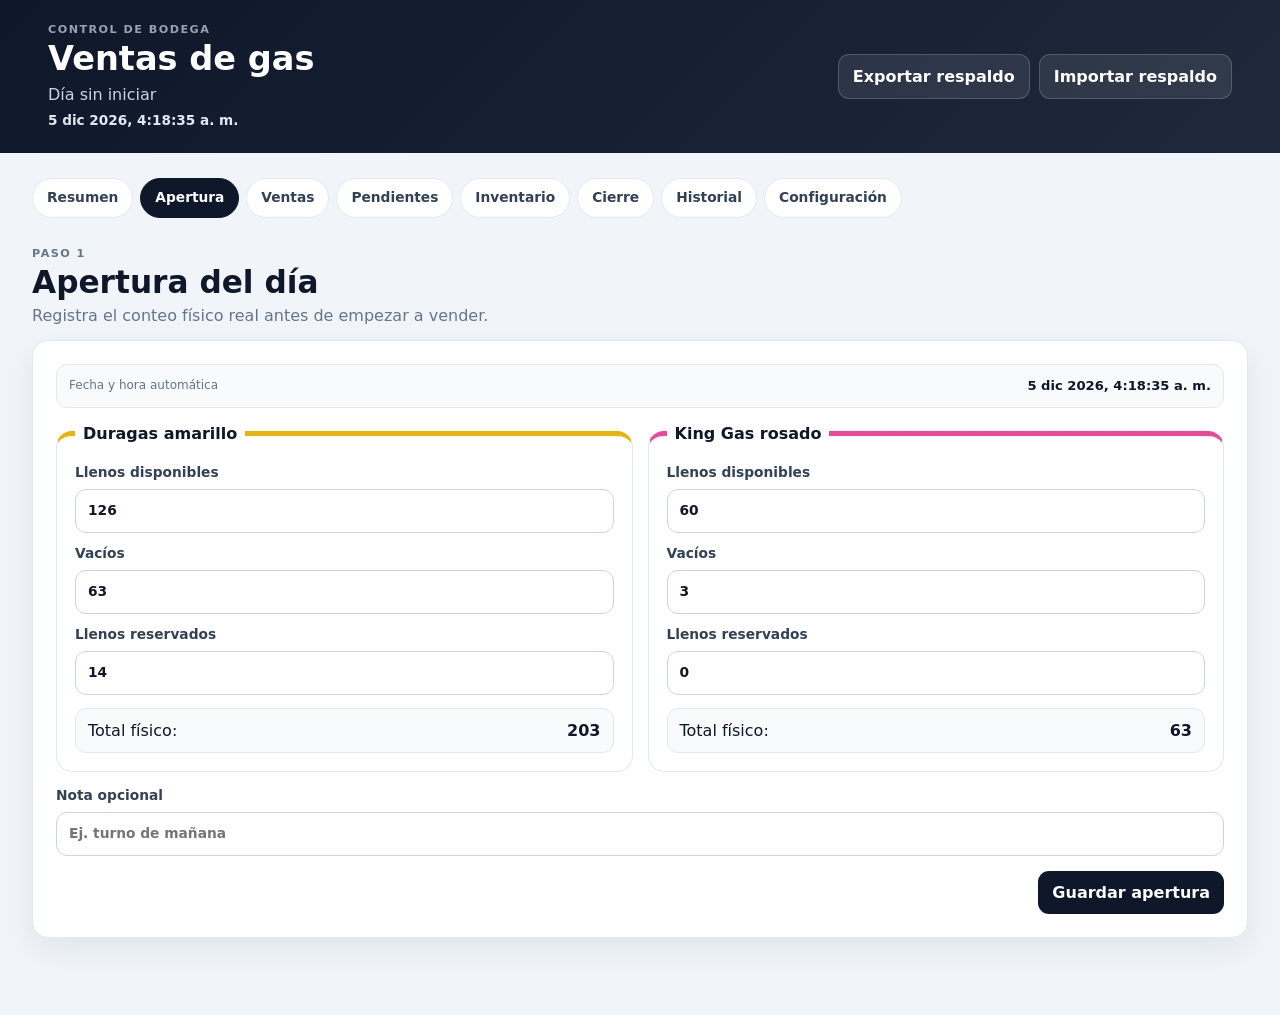
<file: index.html>
<!DOCTYPE html>
<html lang="es">

<head>
  <meta charset="UTF-8">

  <meta
    name="viewport"
    content="width=device-width, initial-scale=1.0"
  >

  <meta
    name="theme-color"
    content="#0f172a"
  >

  <title>
    Control diario de gas
  </title>

  <link
    rel="stylesheet"
    href="styles.css"
  >
</head>


<body>


<!-- =====================================================
     CABECERA
===================================================== -->

<header class="topbar">

  <div>

    <p class="eyebrow">
      CONTROL DE BODEGA
    </p>

    <h1>
      Ventas de gas
    </h1>

    <p
      class="subtle"
      id="activeDayText"
    >
      Día sin iniciar
    </p>

    <p
      class="live-clock"
      id="liveClock"
    >
      Fecha y hora del dispositivo
    </p>

  </div>


  <div class="topbar-actions">

    <button
      class="btn secondary"
      id="exportBtn"
      type="button"
    >
      Exportar respaldo
    </button>


    <label class="btn secondary file-btn">

      Importar respaldo

      <input
        id="importInput"
        type="file"
        accept="application/json"
        hidden
      >

    </label>

  </div>

</header>



<!-- =====================================================
     CONTENIDO
===================================================== -->

<main class="app-shell">


  <!-- ===================================================
       MENÚ
  =================================================== -->

  <nav
    class="tabs"
    aria-label="Secciones"
  >

    <button
      class="tab active"
      data-view="dashboard"
      type="button"
    >
      Resumen
    </button>


    <button
      class="tab"
      data-view="opening"
      type="button"
    >
      Apertura
    </button>


    <button
      class="tab"
      data-view="sales"
      type="button"
    >
      Ventas
    </button>


    <button
      class="tab"
      data-view="accounts"
      type="button"
    >
      Pendientes
    </button>


    <button
      class="tab"
      data-view="inventory"
      type="button"
    >
      Inventario
    </button>


    <button
      class="tab"
      data-view="closing"
      type="button"
    >
      Cierre
    </button>


    <button
      class="tab"
      data-view="history"
      type="button"
    >
      Historial
    </button>


    <button
      class="tab"
      data-view="settings"
      type="button"
    >
      Configuración
    </button>

  </nav>



  <!-- ===================================================
       RESUMEN
  =================================================== -->

  <section
    class="view active"
    id="view-dashboard"
  >

    <div class="section-heading">

      <div>

        <p class="eyebrow">
          HOY
        </p>

        <h2>
          Resumen del día
        </h2>

      </div>


      <button
        class="btn primary"
        data-go="sales"
        type="button"
      >
        + Registrar venta
      </button>

    </div>


    <!-- MÉTRICAS -->

    <div
      class="metric-grid"
      id="metricGrid"
    ></div>



    <div class="two-col">


      <!-- INVENTARIO -->

      <article class="card">

        <div class="card-header">

          <div>

            <h3>
              Inventario actual
            </h3>

            <p>
              Llenos disponibles, vacíos y reservados.
            </p>

          </div>

        </div>


        <div id="inventorySnapshot"></div>

      </article>



      <!-- PENDIENTES -->

      <article class="card">

        <div class="card-header">

          <div>

            <h3>
              Pendientes
            </h3>

            <p>
              Se generan automáticamente desde Ventas.
            </p>

          </div>

        </div>


        <div id="pendingSnapshot"></div>

      </article>

    </div>



    <!-- MOVIMIENTOS -->

    <article class="card">

      <div class="card-header">

        <div>

          <h3>
            Últimos movimientos
          </h3>

          <p>
            Ventas, pagos, devoluciones y retiros.
          </p>

        </div>

      </div>


      <div class="table-wrap">

        <table>

          <thead>

            <tr>

              <th>
                Hora
              </th>

              <th>
                Tipo
              </th>

              <th>
                Cliente
              </th>

              <th>
                Detalle
              </th>

              <th>
                Monto
              </th>

            </tr>

          </thead>


          <tbody
            id="recentMovementsBody"
          ></tbody>

        </table>

      </div>

    </article>

  </section>



  <!-- ===================================================
       APERTURA
  =================================================== -->

  <section
    class="view"
    id="view-opening"
  >

    <div class="section-heading">

      <div>

        <p class="eyebrow">
          PASO 1
        </p>

        <h2>
          Apertura del día
        </h2>

        <p>
          Registra el conteo físico real antes de empezar a vender.
        </p>

      </div>

    </div>


    <form
      id="openingForm"
      class="card form-card"
    >


      <!-- HORA AUTOMÁTICA -->

      <div class="auto-time main-time">

        <span>
          Fecha y hora automática
        </span>

        <strong
          id="openingAutoDateTime"
        >
          —
        </strong>

      </div>



      <!-- INVENTARIO INICIAL -->

      <div class="material-grid">


        <!-- DURAGAS -->

        <fieldset class="gas-card duragas">

          <legend>
            Duragas amarillo
          </legend>


          <label>

            Llenos disponibles

            <input
              id="duragasFull"
              type="number"
              min="0"
              step="1"
              value="126"
              required
            >

          </label>


          <label>

            Vacíos

            <input
              id="duragasEmpty"
              type="number"
              min="0"
              step="1"
              value="63"
              required
            >

          </label>


          <label>

            Llenos reservados

            <input
              id="duragasReserved"
              type="number"
              min="0"
              step="1"
              value="14"
              required
            >

          </label>


          <div class="inline-result">

            Total físico:

            <strong
              id="duragasOpeningTotal"
            >
              203
            </strong>

          </div>

        </fieldset>



        <!-- KING GAS -->

        <fieldset class="gas-card kinggas">

          <legend>
            King Gas rosado
          </legend>


          <label>

            Llenos disponibles

            <input
              id="kinggasFull"
              type="number"
              min="0"
              step="1"
              value="60"
              required
            >

          </label>


          <label>

            Vacíos

            <input
              id="kinggasEmpty"
              type="number"
              min="0"
              step="1"
              value="3"
              required
            >

          </label>


          <label>

            Llenos reservados

            <input
              id="kinggasReserved"
              type="number"
              min="0"
              step="1"
              value="0"
              required
            >

          </label>


          <div class="inline-result">

            Total físico:

            <strong
              id="kinggasOpeningTotal"
            >
              63
            </strong>

          </div>

        </fieldset>

      </div>



      <label>

        Nota opcional

        <input
          id="openingNote"
          type="text"
          placeholder="Ej. turno de mañana"
        >

      </label>



      <div
        class="warning-box"
        id="openingWarning"
        hidden
      >

        Ya existe un día abierto.
        Si ya tiene movimientos,
        primero debes cerrarlo.

      </div>



      <div class="form-actions">

        <button
          class="btn primary"
          type="submit"
        >
          Guardar apertura
        </button>

      </div>

    </form>

  </section>



  <!-- ===================================================
       VENTAS
  =================================================== -->

  <section
    class="view"
    id="view-sales"
  >

    <div class="section-heading">

      <div>

        <p class="eyebrow">
          PUNTO DE VENTA
        </p>

        <h2>
          Registrar operación
        </h2>

        <p>
          Una misma venta puede incluir Duragas y King Gas.
        </p>

      </div>

    </div>


    <form
      id="saleForm"
      class="card form-card"
    >


      <!-- =============================================
           TIPO DE ENTREGA
      ============================================== -->

      <div class="sale-mode-grid">


        <button
          class="mode-btn active"
          type="button"
          data-sale-mode="now"
        >

          <strong>
            Entrega ahora
          </strong>

          <span>
            Intercambio normal: vacío por lleno.
          </span>

        </button>



        <button
          class="mode-btn"
          type="button"
          data-sale-mode="later"
        >

          <strong>
            Paga y retira después
          </strong>

          <span>
            Deja vacíos y los llenos quedan reservados.
          </span>

        </button>

      </div>


      <input
        id="saleMode"
        type="hidden"
        value="now"
      >



      <!-- =============================================
           INFORMACIÓN GENERAL
      ============================================== -->

      <div class="form-grid two">


        <div class="field-block">

          <span class="field-label">
            Fecha y hora
          </span>


          <div class="auto-time">

            <span>
              Automática
            </span>

            <strong
              id="saleAutoDateTime"
            >
              —
            </strong>

          </div>

        </div>



        <label>

          Cliente / referencia

          <input
            id="saleCustomer"
            type="text"
            list="customerSuggestions"
            placeholder="Obligatorio solo si queda pendiente"
            autocomplete="off"
          >

        </label>

      </div>



      <!-- =============================================
           PEDIDO MIXTO
      ============================================== -->

      <div class="order-block">


        <div class="order-block-head">

          <div>

            <span class="field-label">
              Pedido
            </span>

            <small>
              Selecciona cantidades por marca.
              Puedes combinar ambas.
            </small>

          </div>


          <strong id="saleUnitsTotal">
            0 unidades
          </strong>

        </div>



        <div class="gas-order-grid">


          <!-- DURAGAS -->

          <article class="product-card duragas">


            <div class="product-title">

              <span class="product-dot"></span>

              <div>

                <strong>
                  Duragas
                </strong>

                <small>
                  Amarillo
                </small>

              </div>

            </div>


            <div class="qty-stepper">

              <button
                type="button"
                class="step-btn"
                data-qty-step="-1"
                data-gas="duragas"
                aria-label="Restar Duragas"
              >
                −
              </button>


              <input
                id="qtyDuragas"
                type="number"
                min="0"
                step="1"
                value="0"
                inputmode="numeric"
                aria-label="Cantidad Duragas"
              >


              <button
                type="button"
                class="step-btn"
                data-qty-step="1"
                data-gas="duragas"
                aria-label="Sumar Duragas"
              >
                +
              </button>

            </div>


            <div class="quick-picks compact">

              <button
                class="quick-btn"
                type="button"
                data-qty-set="1"
                data-gas="duragas"
              >
                1
              </button>

              <button
                class="quick-btn"
                type="button"
                data-qty-set="2"
                data-gas="duragas"
              >
                2
              </button>

              <button
                class="quick-btn"
                type="button"
                data-qty-set="4"
                data-gas="duragas"
              >
                4
              </button>

              <button
                class="quick-btn"
                type="button"
                data-qty-set="6"
                data-gas="duragas"
              >
                6
              </button>

            </div>

          </article>



          <!-- KING GAS -->

          <article class="product-card kinggas">


            <div class="product-title">

              <span class="product-dot"></span>

              <div>

                <strong>
                  King Gas
                </strong>

                <small>
                  Rosado
                </small>

              </div>

            </div>


            <div class="qty-stepper">

              <button
                type="button"
                class="step-btn"
                data-qty-step="-1"
                data-gas="kinggas"
                aria-label="Restar King Gas"
              >
                −
              </button>


              <input
                id="qtyKinggas"
                type="number"
                min="0"
                step="1"
                value="0"
                inputmode="numeric"
                aria-label="Cantidad King Gas"
              >


              <button
                type="button"
                class="step-btn"
                data-qty-step="1"
                data-gas="kinggas"
                aria-label="Sumar King Gas"
              >
                +
              </button>

            </div>


            <div class="quick-picks compact">

              <button
                class="quick-btn"
                type="button"
                data-qty-set="1"
                data-gas="kinggas"
              >
                1
              </button>

              <button
                class="quick-btn"
                type="button"
                data-qty-set="2"
                data-gas="kinggas"
              >
                2
              </button>

              <button
                class="quick-btn"
                type="button"
                data-qty-set="4"
                data-gas="kinggas"
              >
                4
              </button>

              <button
                class="quick-btn"
                type="button"
                data-qty-set="6"
                data-gas="kinggas"
              >
                6
              </button>

            </div>

          </article>

        </div>

      </div>
      <!-- =============================================
           PRECIO + FORMA DE COBRO + DINERO
      ============================================== -->

      <div class="form-grid three">


        <!-- PRECIO -->

        <div class="field-block">

          <span class="field-label">
            Precio unitario
          </span>

          <!--
            El precio queda oculto.
            El usuario SOLO usa botones.
          -->
          <input
            id="salePrice"
            type="hidden"
            value="2.25"
          >


          <div
            class="price-buttons"
            id="quickPriceButtons"
          ></div>

        </div>



        <!-- FORMA DE COBRO -->

        <div class="field-block">

          <span class="field-label">
            Forma de cobro
          </span>


          <input
            id="salePaymentMethod"
            type="hidden"
            value="Efectivo"
          >


          <div class="segmented payment-segmented">

            <button
              class="segment active"
              type="button"
              data-payment-method="Efectivo"
            >
              Efectivo
            </button>


            <button
              class="segment"
              type="button"
              data-payment-method="Transferencia"
            >
              Transferencia
            </button>


            <button
              class="segment"
              type="button"
              data-payment-method="Fiado"
            >
              Fiado
            </button>

          </div>

        </div>



        <!-- DINERO RECIBIDO -->

        <div
          class="field-block"
          id="receivedBlock"
        >

          <span class="field-label">
            Dinero entregado
          </span>


          <input
            id="saleReceived"
            type="number"
            min="0"
            step="0.01"
            value="0"
            inputmode="decimal"
          >


          <div
            class="quick-picks"
            id="quickCashButtons"
          >

            <button
              class="quick-btn"
              type="button"
              data-cash="0"
            >
              $0
            </button>


            <button
              class="quick-btn exact"
              type="button"
              data-cash="exact"
            >
              Exacto
            </button>


            <button
              class="quick-btn"
              type="button"
              data-cash="5"
            >
              $5
            </button>


            <button
              class="quick-btn"
              type="button"
              data-cash="10"
            >
              $10
            </button>


            <button
              class="quick-btn"
              type="button"
              data-cash="20"
            >
              $20
            </button>

          </div>

        </div>

      </div>



      <!-- =============================================
           INTERCAMBIO DE TANQUES
      ============================================== -->

      <div
        class="exchange-panel"
        id="tankExchangeBlock"
      >

        <div>

          <span class="field-label">
            Tanques vacíos recibidos
          </span>

          <p>
            Por defecto el sistema asume intercambio completo 1 a 1.
          </p>

        </div>


        <input
          id="saleTankMode"
          type="hidden"
          value="all"
        >


        <div class="segmented compact-segmented">

          <button
            class="segment active"
            type="button"
            data-tank-mode="all"
          >
            Trajo todos
          </button>


          <button
            class="segment"
            type="button"
            data-tank-mode="missing"
          >
            Faltan tanques
          </button>

        </div>

      </div>



      <!-- =============================================
           TANQUES FALTANTES POR MARCA
      ============================================== -->

      <div
        class="missing-tanks"
        id="emptyReceivedWrap"
        hidden
      >

        <div class="missing-head">

          <strong>
            ¿Cuántos vacíos entregó realmente?
          </strong>

          <small>
            Solo modifica la marca donde faltan tanques.
          </small>

        </div>


        <div class="form-grid two">


          <label>

            Duragas vacíos recibidos

            <input
              id="emptyDuragas"
              type="number"
              min="0"
              step="1"
              value="0"
              inputmode="numeric"
            >

          </label>



          <label>

            King Gas vacíos recibidos

            <input
              id="emptyKinggas"
              type="number"
              min="0"
              step="1"
              value="0"
              inputmode="numeric"
            >

          </label>

        </div>

      </div>



      <!-- =============================================
           TOTAL Y VUELTO - PRIORIDAD VISUAL
      ============================================== -->

      <div class="money-hero-grid">


        <!-- TOTAL -->

        <div class="money-hero total-hero">

          <span>
            TOTAL A PAGAR
          </span>

          <strong
            id="saleTotal"
          >
            $0.00
          </strong>

        </div>



        <!-- VUELTO -->

        <div class="money-hero change-hero">

          <span>
            VUELTO
          </span>

          <strong
            id="saleChange"
          >
            $0.00
          </strong>

        </div>

      </div>



      <!-- =============================================
           DATOS SECUNDARIOS
      ============================================== -->

      <div class="calc-panel four">


        <div>

          <span>
            Cobrado
          </span>

          <strong
            id="salePaidNow"
          >
            $0.00
          </strong>

        </div>



        <div>

          <span>
            Debe dinero
          </span>

          <strong
            id="saleMoneyDue"
          >
            $0.00
          </strong>

        </div>



        <div>

          <span>
            Debe tanques
          </span>

          <strong
            id="saleTanksDue"
          >
            0
          </strong>

        </div>



        <div>

          <span>
            Pagado por retirar
          </span>

          <strong
            id="salePendingPickup"
          >
            0
          </strong>

        </div>

      </div>



      <!-- =============================================
           ESTADO AUTOMÁTICO
      ============================================== -->

      <div
        class="operation-status good"
        id="saleStatus"
      >
        Selecciona al menos un tanque.
      </div>



      <!-- OBSERVACIÓN -->

      <label>

        Observación

        <textarea
          id="saleNote"
          rows="2"
          placeholder="Solo si hace falta"
        ></textarea>

      </label>



      <div class="form-actions">

        <button
          class="btn primary large"
          type="submit"
        >
          Guardar operación
        </button>

      </div>

    </form>



    <!-- =============================================
         OPERACIONES DEL DÍA
    ============================================== -->

    <article class="card">

      <div class="card-header">

        <div>

          <h3>
            Operaciones del día
          </h3>

          <p>
            Una fila por venta;
            el detalle puede contener ambas marcas.
          </p>

        </div>

      </div>


      <div class="table-wrap">

        <table>

          <thead>

            <tr>

              <th>
                Hora
              </th>

              <th>
                Cliente
              </th>

              <th>
                Pedido
              </th>

              <th>
                Precio
              </th>

              <th>
                Total
              </th>

              <th>
                Cobrado
              </th>

              <th>
                Estado
              </th>

            </tr>

          </thead>


          <tbody
            id="salesBody"
          ></tbody>

        </table>

      </div>

    </article>

  </section>



  <!-- ===================================================
       PENDIENTES
  =================================================== -->

  <section
    class="view"
    id="view-accounts"
  >

    <div class="section-heading">

      <div>

        <p class="eyebrow">
          CLIENTES
        </p>

        <h2>
          Pendientes
        </h2>

        <p>
          El sistema los clasifica automáticamente;
          aquí solo se saldan.
        </p>

      </div>

    </div>


    <div
      id="accountsCards"
      class="pending-sections"
    ></div>

  </section>



  <!-- ===================================================
       INVENTARIO
  =================================================== -->

  <section
    class="view"
    id="view-inventory"
  >

    <div class="section-heading">

      <div>

        <p class="eyebrow">
          STOCK
        </p>

        <h2>
          Inventario actual
        </h2>

        <p>
          Calculado desde apertura, ventas,
          reservas, devoluciones, retiros y ajustes.
        </p>

      </div>

    </div>



    <div
      id="inventoryDetails"
      class="material-grid"
    ></div>



    <!-- =============================================
         AJUSTE DE INVENTARIO
    ============================================== -->

    <form
      id="adjustmentForm"
      class="card form-card"
    >

      <div class="card-header">

        <div>

          <h3>
            Ajuste de inventario
          </h3>

          <p>
            Solo para reposición, rotura,
            pérdida o corrección.
          </p>

        </div>

      </div>



      <div class="form-grid three">


        <label>

          Tipo de gas

          <select
            id="adjustmentGasType"
          >

            <option value="duragas">
              Duragas amarillo
            </option>

            <option value="kinggas">
              King Gas rosado
            </option>

          </select>

        </label>



        <label>

          Existencia

          <select
            id="adjustmentBucket"
          >

            <option value="full">
              Llenos disponibles
            </option>

            <option value="empty">
              Vacíos
            </option>

            <option value="reserved">
              Llenos reservados
            </option>

          </select>

        </label>



        <label>

          Cambio

          <input
            id="adjustmentQty"
            type="number"
            step="1"
            required
            placeholder="Ej. 10 o -2"
          >

        </label>



        <label class="wide">

          Motivo

          <input
            id="adjustmentNote"
            type="text"
            required
            placeholder="Ej. reposición, rotura, corrección"
          >

        </label>

      </div>



      <div class="form-actions">

        <button
          class="btn primary"
          type="submit"
        >
          Aplicar ajuste
        </button>

      </div>

    </form>

  </section>



  <!-- ===================================================
       CIERRE
  =================================================== -->

  <section
    class="view"
    id="view-closing"
  >

    <div class="section-heading">

      <div>

        <p class="eyebrow">
          PASO FINAL
        </p>

        <h2>
          Cierre del día
        </h2>

        <p>
          Compara inventario lógico,
          efectivo esperado y conteo físico.
        </p>

      </div>

    </div>



    <form
      id="closingForm"
      class="card form-card"
    >


      <div class="form-grid three">


        <!-- HORA -->

        <div class="auto-time">

          <span>
            Hora automática
          </span>

          <strong
            id="closingAutoDateTime"
          >
            —
          </strong>

        </div>



        <!-- EFECTIVO -->

        <label>

          Efectivo contado

          <input
            id="closingCash"
            type="number"
            min="0"
            step="0.01"
            value="0"
            required
          >

        </label>



        <!-- OTROS GASTOS -->

        <label>

          Otros gastos del día

          <input
            id="closingOtherExpenses"
            type="number"
            min="0"
            step="0.01"
            value="0"
          >

        </label>

      </div>



      <!-- CONTEO FÍSICO -->

      <div class="material-grid">


        <!-- DURAGAS -->

        <fieldset class="gas-card duragas">

          <legend>
            Conteo final - Duragas
          </legend>


          <label>

            Llenos disponibles

            <input
              id="closingDuragasFull"
              type="number"
              min="0"
              step="1"
              required
            >

          </label>


          <label>

            Vacíos

            <input
              id="closingDuragasEmpty"
              type="number"
              min="0"
              step="1"
              required
            >

          </label>


          <label>

            Reservados

            <input
              id="closingDuragasReserved"
              type="number"
              min="0"
              step="1"
              required
            >

          </label>

        </fieldset>



        <!-- KING GAS -->

        <fieldset class="gas-card kinggas">

          <legend>
            Conteo final - King Gas
          </legend>


          <label>

            Llenos disponibles

            <input
              id="closingKinggasFull"
              type="number"
              min="0"
              step="1"
              required
            >

          </label>


          <label>

            Vacíos

            <input
              id="closingKinggasEmpty"
              type="number"
              min="0"
              step="1"
              required
            >

          </label>


          <label>

            Reservados

            <input
              id="closingKinggasReserved"
              type="number"
              min="0"
              step="1"
              required
            >

          </label>

        </fieldset>

      </div>



      <label>

        Observación

        <textarea
          id="closingNote"
          rows="2"
          placeholder="Ej. diferencia de 1 tanque"
        ></textarea>

      </label>



      <div class="form-actions">

        <button
          class="btn primary"
          type="submit"
        >
          Cerrar día
        </button>

      </div>

    </form>



    <div
      id="closingSummary"
      class="card"
      hidden
    ></div>

  </section>



  <!-- ===================================================
       HISTORIAL
  =================================================== -->

  <section
    class="view"
    id="view-history"
  >

    <div class="section-heading">

      <div>

        <p class="eyebrow">
          ARCHIVO
        </p>

        <h2>
          Historial
        </h2>

        <p>
          Resumen financiero y de inventario
          de cada día cerrado.
        </p>

      </div>

    </div>


    <div
      id="historyCards"
      class="history-list"
    ></div>

  </section>



  <!-- ===================================================
       CONFIGURACIÓN
  =================================================== -->

  <section
    class="view"
    id="view-settings"
  >

    <div class="section-heading">

      <div>

        <p class="eyebrow">
          REGLAS FIJAS
        </p>

        <h2>
          Configuración
        </h2>

        <p>
          Las reglas sensibles no se editan durante
          la atención para evitar errores.
        </p>

      </div>

    </div>



    <!-- REGLAS FIJAS -->

    <div class="rule-grid">


      <article class="card rule-card">

        <span>
          Marcas
        </span>

        <strong>
          Duragas + King Gas
        </strong>

      </article>



      <article class="card rule-card">

        <span>
          Precios permitidos
        </span>

        <strong>
          $2.00 · $2.25 · $2.50
        </strong>

      </article>



      <article class="card rule-card">

        <span>
          Costo de reposición
        </span>

        <strong>
          $1.70 por unidad
        </strong>

      </article>



      <article class="card rule-card">

        <span>
          Intercambio normal
        </span>

        <strong>
          1 vacío ↔ 1 lleno
        </strong>

      </article>

    </div>



    <!-- DATOS LOCALES -->

    <article class="card">

      <div class="card-header">

        <div>

          <h3>
            Datos locales
          </h3>

          <p>
            La aplicación guarda la información
            en este navegador mediante localStorage.
          </p>

        </div>

      </div>



      <div class="info-box">

        Usa “Exportar respaldo” periódicamente.

        Los datos de un navegador no aparecen
        automáticamente en otro dispositivo.

      </div>



      <div class="form-actions">

        <button
          class="btn danger ghost"
          id="resetBtn"
          type="button"
        >
          Borrar todos los datos
        </button>

      </div>

    </article>

  </section>


</main>



<!-- =====================================================
     CLIENTES GUARDADOS
===================================================== -->

<datalist
  id="customerSuggestions"
></datalist>



<!-- =====================================================
     MODAL DE PENDIENTES
===================================================== -->

<dialog id="paymentDialog">


  <form
    id="paymentForm"
    class="dialog-card"
  >


    <div class="dialog-head">

      <div>

        <p class="eyebrow">
          PENDIENTE
        </p>

        <h3
          id="paymentDialogTitle"
        >
          Registrar movimiento
        </h3>

      </div>


      <button
        type="button"
        class="icon-btn"
        id="closeDialogBtn"
        aria-label="Cerrar"
      >
        ×
      </button>

    </div>



    <input
      type="hidden"
      id="paymentAccountId"
    >


    <input
      type="hidden"
      id="paymentAction"
    >



    <!-- =============================================
         PAGO DE DINERO
    ============================================== -->

    <div
      id="paymentAmountWrap"
      hidden
    >

      <label>

        Monto que paga

        <input
          id="paymentAmount"
          type="number"
          min="0"
          step="0.01"
        >

      </label>



      <div class="field-block dialog-method">

        <span class="field-label">
          Forma de pago
        </span>


        <input
          id="pendingPaymentMethod"
          type="hidden"
          value="Efectivo"
        >


        <div class="segmented">

          <button
            class="segment active"
            type="button"
            data-pending-payment-method="Efectivo"
          >
            Efectivo
          </button>


          <button
            class="segment"
            type="button"
            data-pending-payment-method="Transferencia"
          >
            Transferencia
          </button>

        </div>

      </div>

    </div>



    <!-- =============================================
         DEVOLUCIÓN DE TANQUES
    ============================================== -->

    <div
      id="paymentTanksWrap"
      hidden
    >

      <p class="dialog-help">
        Indica únicamente los tanques
        que realmente devolvió hoy.
      </p>


      <div class="form-grid two">


        <label>

          Duragas

          <input
            id="paymentTankDuragas"
            type="number"
            min="0"
            step="1"
            value="0"
          >

        </label>



        <label>

          King Gas

          <input
            id="paymentTankKinggas"
            type="number"
            min="0"
            step="1"
            value="0"
          >

        </label>

      </div>


      <p
        class="subtle"
        id="paymentTankHint"
      ></p>

    </div>



    <!-- =============================================
         RETIRO DE GAS RESERVADO
    ============================================== -->

    <div
      id="paymentPickupWrap"
      hidden
    >

      <p class="dialog-help">
        Puedes entregar la reserva completa
        o solo una parte.
      </p>


      <div class="form-grid two">


        <label>

          Duragas a retirar

          <input
            id="paymentPickupDuragas"
            type="number"
            min="0"
            step="1"
            value="0"
          >

        </label>



        <label>

          King Gas a retirar

          <input
            id="paymentPickupKinggas"
            type="number"
            min="0"
            step="1"
            value="0"
          >

        </label>

      </div>


      <p
        class="subtle"
        id="paymentPickupHint"
      ></p>

    </div>



    <!-- NOTA -->

    <label>

      Nota opcional

      <input
        id="paymentNote"
        type="text"
        placeholder="Ej. pagó en efectivo"
      >

    </label>



    <div class="form-actions">

      <button
        class="btn primary"
        type="submit"
      >
        Guardar movimiento
      </button>

    </div>

  </form>

</dialog>



<!-- =====================================================
     TOAST
===================================================== -->

<div
  class="toast"
  id="toast"
  role="status"
  aria-live="polite"
></div>



<!-- =====================================================
     JAVASCRIPT
===================================================== -->

<script src="app.js"></script>


</body>

</html>
</file>
<file: styles.css>
/* =========================================================
   VARIABLES GENERALES
========================================================= */

:root {

  --bg: #f1f5f9;

  --surface: #ffffff;

  --surface-soft: #f8fafc;

  --surface-hover: #f1f5f9;


  --ink: #0f172a;

  --ink-soft: #334155;

  --muted: #64748b;

  --line: #e2e8f0;


  --brand: #0f172a;

  --brand-soft: #eef2ff;


  --blue: #2563eb;

  --blue-soft: #eff6ff;


  --green: #15803d;

  --green-soft: #dcfce7;


  --yellow: #ca8a04;

  --yellow-soft: #fef9c3;


  --pink: #db2777;

  --pink-soft: #fce7f3;


  --orange: #c2410c;

  --orange-soft: #ffedd5;


  --red: #b91c1c;

  --red-soft: #fee2e2;


  --radius-sm: 10px;

  --radius: 16px;

  --radius-lg: 22px;


  --shadow-sm:
    0 4px 14px
    rgba(15, 23, 42, .05);


  --shadow:
    0 12px 32px
    rgba(15, 23, 42, .07);


  --shadow-strong:
    0 18px 42px
    rgba(15, 23, 42, .12);

}



/* =========================================================
   RESET
========================================================= */

* {
  box-sizing: border-box;
}


html {
  scroll-behavior: smooth;
}


body {

  margin: 0;

  min-height: 100vh;

  font-family:
    Inter,
    ui-sans-serif,
    system-ui,
    -apple-system,
    BlinkMacSystemFont,
    "Segoe UI",
    sans-serif;

  background:
    var(--bg);

  color:
    var(--ink);

  line-height: 1.45;

}


button,
input,
select,
textarea {

  font: inherit;

}


button {

  cursor: pointer;

}


button:disabled {

  cursor: not-allowed;

  opacity: .55;

}


input,
textarea,
select {

  color:
    var(--ink);

}


[hidden] {

  display: none !important;

}



/* =========================================================
   CABECERA
========================================================= */

.topbar {

  background:
    linear-gradient(
      135deg,
      #0f172a 0%,
      #1e293b 100%
    );

  color: #ffffff;


  display: flex;

  justify-content:
    space-between;

  align-items:
    center;


  gap: 20px;


  padding:
    22px
    clamp(16px, 4vw, 48px);

}


.topbar h1 {

  margin:
    2px 0 4px;

  font-size:
    clamp(
      1.45rem,
      3vw,
      2.1rem
    );

  line-height: 1.15;

}


.topbar .eyebrow {

  color: #94a3b8;

}


.topbar .subtle {

  color: #cbd5e1;

}


.live-clock {

  margin:
    5px 0 0;

  color: #e2e8f0;

  font-size: .85rem;

  font-weight: 600;

}


.topbar-actions {

  display: flex;

  flex-wrap: wrap;

  gap: 9px;

}



/* =========================================================
   TEXTO GENERAL
========================================================= */

.eyebrow {

  margin: 0;

  color:
    var(--muted);

  font-size: .7rem;

  font-weight: 850;

  letter-spacing: .13em;

  text-transform: uppercase;

}


.subtle {

  margin: 0;

  color:
    var(--muted);

}


small {

  color:
    var(--muted);

}



/* =========================================================
   CONTENEDOR
========================================================= */

.app-shell {

  width:
    min(
      1480px,
      100%
    );

  margin:
    0 auto;


  padding:

    15px
    clamp(
      10px,
      3vw,
      32px
    )
    60px;

}



/* =========================================================
   MENÚ
========================================================= */

.tabs {

  position: sticky;

  top: 0;

  z-index: 10;


  display: flex;

  gap: 7px;


  overflow-x: auto;


  padding:
    10px 0;


  margin-bottom:
    15px;


  background:
    rgba(
      241,
      245,
      249,
      .94
    );


  backdrop-filter:
    blur(12px);


  scrollbar-width:
    thin;

}


.tab {

  flex:
    0 0 auto;


  border:
    1px solid
    var(--line);


  border-radius:
    999px;


  background:
    #ffffff;


  color:
    var(--ink-soft);


  padding:
    9px 14px;


  font-size: .86rem;

  font-weight: 780;


  transition:
    background .18s ease,
    border-color .18s ease,
    color .18s ease,
    transform .18s ease;

}


.tab:hover {

  transform:
    translateY(-1px);

}


.tab.active {

  background:
    var(--brand);

  border-color:
    var(--brand);

  color:
    #ffffff;

}



/* =========================================================
   VISTAS
========================================================= */

.view {

  display: none;

}


.view.active {

  display: block;

}



/* =========================================================
   ENCABEZADOS DE SECCIÓN
========================================================= */

.section-heading {

  display: flex;

  justify-content:
    space-between;

  align-items:
    flex-end;


  gap: 18px;


  margin:
    18px 0 13px;

}


.section-heading h2 {

  margin:
    3px 0;

  font-size:
    clamp(
      1.4rem,
      3vw,
      1.95rem
    );

  line-height: 1.15;

}


.section-heading p:last-child {

  margin: 0;

  color:
    var(--muted);

}



/* =========================================================
   TARJETAS GENERALES
========================================================= */

.card,
fieldset {

  background:
    var(--surface);


  border:
    1px solid
    var(--line);


  border-radius:
    var(--radius);


  box-shadow:
    var(--shadow);

}


.card {

  padding:
    clamp(
      15px,
      2.4vw,
      23px
    );


  margin-bottom:
    17px;

}


.card-header {

  display: flex;

  align-items:
    flex-start;

  justify-content:
    space-between;


  gap: 15px;


  margin-bottom:
    13px;

}


.card-header h3 {

  margin:
    0 0 3px;

}


.card-header p {

  margin: 0;

  color:
    var(--muted);

  font-size: .88rem;

}



/* =========================================================
   MÉTRICAS DEL RESUMEN
========================================================= */

.metric-grid {

  display: grid;

  grid-template-columns:
    repeat(
      6,
      minmax(135px, 1fr)
    );


  gap: 11px;


  margin-bottom:
    17px;

}


.metric {

  min-width: 0;


  padding:
    15px;


  background:
    #ffffff;


  border:
    1px solid
    var(--line);


  border-radius:
    15px;


  box-shadow:
    var(--shadow-sm);

}


.metric span {

  display: block;


  margin-bottom:
    7px;


  color:
    var(--muted);


  font-size: .78rem;

}


.metric strong {

  display: block;


  overflow-wrap:
    anywhere;


  font-size:
    clamp(
      1.12rem,
      2.4vw,
      1.4rem
    );

}


.metric small {

  display: block;


  margin-top:
    4px;


  font-size: .73rem;

}


.metric.good strong {

  color:
    var(--green);

}


.metric.warn strong {

  color:
    var(--orange);

}


.metric.bad strong {

  color:
    var(--red);

}



/* =========================================================
   COLUMNAS
========================================================= */

.two-col {

  display: grid;


  grid-template-columns:
    repeat(
      2,
      minmax(0, 1fr)
    );


  gap: 16px;

}


.material-grid {

  display: grid;


  grid-template-columns:
    repeat(
      2,
      minmax(0, 1fr)
    );


  gap: 15px;


  margin:
    14px 0;

}



/* =========================================================
   FORMULARIOS
========================================================= */

.form-grid {

  display: grid;


  gap: 13px;


  margin-bottom:
    14px;

}


.form-grid.two {

  grid-template-columns:
    repeat(
      2,
      minmax(0, 1fr)
    );

}


.form-grid.three {

  grid-template-columns:
    repeat(
      3,
      minmax(0, 1fr)
    );

}


.form-grid .wide {

  grid-column:
    span 2;

}


.form-card label,
fieldset label,
.dialog-card label,
.field-block {

  display: flex;

  flex-direction: column;


  gap: 6px;


  color:
    var(--ink-soft);


  font-size: .86rem;

  font-weight: 720;

}


.field-label {

  color:
    var(--ink-soft);


  font-size: .86rem;

  font-weight: 780;

}



/* =========================================================
   INPUTS
========================================================= */

input,
select,
textarea {

  width: 100%;


  border:
    1px solid
    #cbd5e1;


  border-radius:
    11px;


  background:
    #ffffff;


  padding:
    11px 12px;


  outline:
    none;


  transition:
    border-color .18s ease,
    box-shadow .18s ease,
    background .18s ease;

}


input:focus,
select:focus,
textarea:focus {

  border-color:
    #64748b;


  box-shadow:
    0 0 0 3px
    rgba(
      15,
      23,
      42,
      .07
    );

}


input[readonly] {

  background:
    #f8fafc;

}


textarea {

  resize: vertical;

}



/* =========================================================
   HORA AUTOMÁTICA
========================================================= */

.auto-time {

  min-height: 44px;


  display: flex;

  justify-content:
    space-between;

  align-items:
    center;


  gap: 8px;


  padding:
    10px 12px;


  border:
    1px solid
    var(--line);


  border-radius:
    11px;


  background:
    var(--surface-soft);

}


.auto-time span {

  color:
    var(--muted);


  font-size: .75rem;

}


.auto-time strong {

  text-align: right;

  font-size: .82rem;

}


.main-time {

  margin-bottom:
    14px;

}



/* =========================================================
   APERTURA - MARCAS
========================================================= */

fieldset {

  margin: 0;

  padding: 18px;

  box-shadow: none;

}


fieldset legend {

  padding:
    0 8px;


  color:
    var(--ink);


  font-weight: 850;

}


fieldset label + label {

  margin-top:
    11px;

}


.gas-card.duragas {

  border-top:
    5px solid
    #eab308;

}


.gas-card.kinggas {

  border-top:
    5px solid
    #ec4899;

}


.inline-result {

  display: flex;

  justify-content:
    space-between;

  align-items:
    center;


  gap: 10px;


  margin-top:
    13px;


  padding:
    10px 12px;


  background:
    var(--surface-soft);


  border:
    1px solid
    var(--line);


  border-radius:
    11px;

}



/* =========================================================
   BOTONES GENERALES
========================================================= */

.btn {

  border: 0;


  border-radius:
    11px;


  padding:
    10px 14px;


  font-weight:
    820;


  transition:
    transform .15s ease,
    box-shadow .15s ease,
    opacity .15s ease;

}


.btn:hover {

  transform:
    translateY(-1px);

}


.btn.primary {

  background:
    var(--brand);

  color:
    #ffffff;

}


.btn.primary.large {

  min-width:
    190px;


  padding:
    13px 21px;


  font-size:
    .95rem;

}


.btn.secondary {

  background:
    rgba(
      255,
      255,
      255,
      .09
    );


  color:
    #ffffff;


  border:
    1px solid
    rgba(
      255,
      255,
      255,
      .17
    );

}


.btn.ghost {

  background:
    transparent;


  border:
    1px solid
    var(--line);

}


.btn.danger {

  color:
    var(--red);

}


.btn.small {

  padding:
    7px 10px;


  font-size:
    .76rem;

}


.file-btn {

  display:
    inline-flex;

  align-items:
    center;

}


.form-actions {

  display: flex;

  flex-wrap: wrap;


  justify-content:
    flex-end;


  gap: 9px;


  margin-top:
    15px;

}



/* =========================================================
   ENTREGA AHORA / RETIRA DESPUÉS
========================================================= */

.sale-mode-grid {

  display: grid;


  grid-template-columns:
    repeat(
      2,
      minmax(0, 1fr)
    );


  gap: 10px;


  margin-bottom:
    16px;

}


.mode-btn {

  min-height:
    75px;


  padding:
    14px 15px;


  text-align: left;


  border:
    1px solid
    var(--line);


  border-radius:
    14px;


  background:
    var(--surface-soft);


  color:
    var(--ink);


  transition:
    border-color .18s,
    background .18s,
    box-shadow .18s,
    transform .18s;

}


.mode-btn:hover {

  transform:
    translateY(-1px);

}


.mode-btn strong {

  display: block;


  margin-bottom:
    4px;


  font-size: .91rem;

}


.mode-btn span {

  display: block;


  color:
    var(--muted);


  font-size: .78rem;

}


.mode-btn.active {

  border-color:
    #334155;


  background:
    var(--brand-soft);


  box-shadow:
    0 0 0 2px
    rgba(
      51,
      65,
      85,
      .08
    );

}



/* =========================================================
   PEDIDO MIXTO
========================================================= */

.order-block {

  margin:
    15px 0;


  padding:
    16px;


  background:
    #ffffff;


  border:
    1px solid
    var(--line);


  border-radius:
    var(--radius);


  box-shadow:
    var(--shadow-sm);

}


.order-block-head {

  display: flex;

  justify-content:
    space-between;

  align-items:
    center;


  gap: 15px;


  margin-bottom:
    13px;

}


.order-block-head > div {

  display: grid;

  gap: 2px;

}


.order-block-head > strong {

  padding:
    6px 10px;


  background:
    var(--brand);


  color:
    #ffffff;


  border-radius:
    999px;


  font-size: .78rem;

}


.gas-order-grid {

  display: grid;


  grid-template-columns:
    repeat(
      2,
      minmax(0, 1fr)
    );


  gap: 12px;

}



/* =========================================================
   TARJETA DE GAS EN VENTA
========================================================= */

.product-card {

  position: relative;


  overflow: hidden;


  padding:
    15px;


  background:
    var(--surface-soft);


  border:
    1px solid
    var(--line);


  border-radius:
    15px;

}


.product-card.duragas {

  border-left:
    5px solid
    #eab308;

}


.product-card.kinggas {

  border-left:
    5px solid
    #ec4899;

}


.product-title {

  display: flex;

  align-items:
    center;


  gap: 9px;


  margin-bottom:
    12px;

}


.product-title > div {

  display: grid;

  gap: 1px;

}


.product-title strong {

  font-size: .95rem;

}


.product-title small {

  font-size: .72rem;

}


.product-dot {

  width: 13px;

  height: 13px;


  flex:
    0 0 13px;


  border-radius:
    50%;

}


.product-card.duragas
.product-dot {

  background:
    #eab308;

}


.product-card.kinggas
.product-dot {

  background:
    #ec4899;

}



/* =========================================================
   SELECTOR DE CANTIDAD
========================================================= */

.qty-stepper {

  display: grid;


  grid-template-columns:
    46px
    1fr
    46px;


  align-items:
    center;


  gap: 7px;


  margin-bottom:
    9px;

}


.qty-stepper input {

  height:
    46px;


  padding:
    6px;


  text-align:
    center;


  font-size:
    1.18rem;

  font-weight:
    850;

}


.step-btn {

  width: 46px;

  height: 46px;


  border:
    1px solid
    #cbd5e1;


  border-radius:
    11px;


  background:
    #ffffff;


  color:
    var(--ink);


  font-size:
    1.4rem;

  font-weight:
    800;


  transition:
    background .15s,
    transform .15s;

}


.step-btn:hover {

  background:
    #f1f5f9;

}


.step-btn:active {

  transform:
    scale(.95);

}



/* =========================================================
   BOTONES RÁPIDOS
========================================================= */

.quick-caption {

  color:
    var(--muted);


  font-size: .7rem;

  font-weight: 650;

}


.quick-picks {

  display: flex;

  flex-wrap: wrap;


  gap: 6px;

}


.quick-picks.compact {

  gap: 5px;

}


.quick-btn,
.segment {

  border:
    1px solid
    var(--line);


  border-radius:
    10px;


  background:
    #ffffff;


  color:
    var(--ink-soft);


  padding:
    8px 11px;


  font-size:
    .82rem;

  font-weight:
    800;


  transition:
    background .15s,
    color .15s,
    border-color .15s,
    transform .15s;

}


.quick-btn:hover,
.segment:hover {

  background:
    var(--surface-hover);

}


.quick-btn:active,
.segment:active {

  transform:
    scale(.97);

}


.quick-btn.selected,
.segment.active {

  background:
    var(--brand);


  border-color:
    var(--brand);


  color:
    #ffffff;

}



/* =========================================================
   PRECIO - SOLO BOTONES
========================================================= */

.price-buttons {

  display: grid;


  grid-template-columns:
    repeat(
      3,
      minmax(0, 1fr)
    );


  gap: 7px;

}


.price-btn {

  min-height:
    48px;


  border:
    2px solid
    var(--line);


  border-radius:
    12px;


  background:
    #ffffff;


  color:
    var(--ink);


  font-size:
    1rem;

  font-weight:
    900;


  transition:
    border-color .15s,
    background .15s,
    color .15s,
    transform .15s;

}


.price-btn:hover {

  transform:
    translateY(-1px);

}


.price-btn.active {

  background:
    var(--brand);


  border-color:
    var(--brand);


  color:
    #ffffff;

}



/* =========================================================
   BOTONES SEGMENTADOS
========================================================= */

.segmented {

  display: grid;


  grid-template-columns:
    repeat(
      2,
      minmax(0, 1fr)
    );


  gap: 6px;

}


.payment-segmented {

  grid-template-columns:
    repeat(
      3,
      minmax(0, 1fr)
    );

}


.compact-segmented {

  width:
    min(
      360px,
      100%
    );

}



/* =========================================================
   INTERCAMBIO DE TANQUES
========================================================= */

.exchange-panel {

  display: flex;


  justify-content:
    space-between;

  align-items:
    center;


  gap: 14px;


  margin:
    15px 0;


  padding:
    14px;


  border:
    1px solid
    var(--line);


  border-radius:
    14px;


  background:
    var(--surface-soft);

}


.exchange-panel p {

  margin:
    3px 0 0;


  color:
    var(--muted);


  font-size:
    .78rem;

}



/* =========================================================
   FALTANTES DE TANQUES
========================================================= */

.missing-tanks {

  margin:
    14px 0;


  padding:
    15px;


  background:
    var(--yellow-soft);


  border:
    1px solid
    #fde68a;


  border-radius:
    14px;

}


.missing-head {

  display: grid;

  gap: 2px;


  margin-bottom:
    12px;

}


.missing-head strong {

  color:
    #854d0e;

}


.missing-head small {

  color:
    #a16207;

}



/* =========================================================
   TOTAL + VUELTO
   JERARQUÍA VISUAL PRINCIPAL
========================================================= */

.money-hero-grid {

  display: grid;


  grid-template-columns:
    repeat(
      2,
      minmax(0, 1fr)
    );


  gap: 12px;


  margin:
    17px 0 12px;

}


.money-hero {

  min-height:
    132px;


  display: flex;

  flex-direction: column;


  align-items:
    center;

  justify-content:
    center;


  gap: 4px;


  padding:
    17px;


  border-radius:
    18px;


  text-align:
    center;


  box-shadow:
    var(--shadow);

}


.money-hero span {

  font-size:
    .75rem;

  font-weight:
    900;


  letter-spacing:
    .1em;


  text-transform:
    uppercase;

}


.money-hero strong {

  font-size:
    clamp(
      2rem,
      5vw,
      3.25rem
    );


  line-height: 1;


  letter-spacing:
    -.04em;

}



/* TOTAL */

.total-hero {

  background:
    var(--blue-soft);


  border:
    3px solid
    #3b82f6;


  color:
    #1d4ed8;

}


.total-hero span {

  color:
    #1e40af;

}



/* VUELTO */

.change-hero {

  background:
    var(--green-soft);


  border:
    3px solid
    #22c55e;


  color:
    #15803d;

}


.change-hero span {

  color:
    #166534;

}



/* =========================================================
   RESULTADOS SECUNDARIOS
========================================================= */

.calc-panel {

  display: grid;


  gap: 9px;


  margin:
    12px 0 14px;


  padding:
    11px;


  background:
    var(--surface-soft);


  border:
    1px solid
    var(--line);


  border-radius:
    14px;

}


.calc-panel.four {

  grid-template-columns:
    repeat(
      4,
      minmax(0, 1fr)
    );

}


.calc-panel > div {

  min-width: 0;


  padding:
    9px;


  background:
    #ffffff;


  border:
    1px solid
    var(--line);


  border-radius:
    10px;

}


.calc-panel span {

  display: block;


  color:
    var(--muted);


  font-size: .72rem;

}


.calc-panel strong {

  display: block;


  margin-top:
    3px;


  overflow-wrap:
    anywhere;


  font-size:
    1.05rem;

}



/* =========================================================
   ESTADO DE LA VENTA
========================================================= */

.operation-status {

  margin:
    0 0 14px;


  padding:
    11px 13px;


  border-radius:
    11px;


  font-size:
    .84rem;

  font-weight:
    750;

}


.operation-status.good {

  background:
    var(--green-soft);

  color:
    var(--green);

}


.operation-status.warn {

  background:
    var(--orange-soft);

  color:
    var(--orange);

}


.operation-status.bad {

  background:
    var(--red-soft);

  color:
    var(--red);

}
/* =========================================================
   TABLAS
========================================================= */

.table-wrap {

  width: 100%;

  overflow-x: auto;

  border-radius:
    12px;

}


table {

  width: 100%;

  min-width:
    760px;

  border-collapse:
    collapse;

}


th,
td {

  padding:
    11px 10px;

  text-align: left;

  border-bottom:
    1px solid
    var(--line);

  vertical-align: middle;

}


th {

  color:
    var(--muted);

  font-size:
    .71rem;

  font-weight:
    850;

  letter-spacing:
    .05em;

  text-transform:
    uppercase;

  background:
    #f8fafc;

}


td {

  color:
    var(--ink-soft);

  font-size:
    .83rem;

}


tbody tr:last-child td {

  border-bottom: 0;

}


tbody tr:hover {

  background:
    #f8fafc;

}



/* =========================================================
   BADGES / ESTADOS
========================================================= */

.badge {

  display:
    inline-flex;

  align-items:
    center;

  justify-content:
    center;

  gap: 4px;


  padding:
    4px 9px;


  border-radius:
    999px;


  background:
    #f1f5f9;


  color:
    #475569;


  font-size:
    .7rem;

  font-weight:
    820;


  white-space:
    nowrap;

}


.badge.good {

  background:
    var(--green-soft);

  color:
    var(--green);

}


.badge.warn {

  background:
    var(--orange-soft);

  color:
    var(--orange);

}


.badge.bad {

  background:
    var(--red-soft);

  color:
    var(--red);

}


.badge.duragas {

  background:
    var(--yellow-soft);

  color:
    #854d0e;

}


.badge.kinggas {

  background:
    var(--pink-soft);

  color:
    var(--pink);

}



/* =========================================================
   LISTAS DE DATOS
========================================================= */

.stat-list {

  display: grid;

  gap: 0;

}


.stat-row {

  display: flex;

  justify-content:
    space-between;

  align-items:
    center;


  gap: 12px;


  padding:
    10px 0;


  border-bottom:
    1px solid
    var(--line);

}


.stat-row:last-child {

  border-bottom: 0;

}


.stat-row span {

  color:
    var(--muted);

  font-size:
    .83rem;

}


.stat-row strong {

  color:
    var(--ink);

  text-align: right;

}



/* =========================================================
   MENSAJES INFORMATIVOS
========================================================= */

.warning-box,
.info-box,
.success-box {

  margin:
    13px 0;


  padding:
    13px 14px;


  border-radius:
    13px;


  font-size:
    .84rem;

  line-height: 1.5;

}


.warning-box {

  background:
    #fff7ed;


  border:
    1px solid
    #fed7aa;


  color:
    #9a3412;

}


.info-box {

  background:
    var(--blue-soft);


  border:
    1px solid
    #bfdbfe;


  color:
    #1e40af;

}


.success-box {

  background:
    var(--green-soft);


  border:
    1px solid
    #bbf7d0;


  color:
    var(--green);

}



/* =========================================================
   ESTADO VACÍO
========================================================= */

.empty-state {

  padding:
    25px 18px;


  text-align:
    center;


  color:
    var(--muted);


  background:
    var(--surface-soft);


  border:
    1px dashed
    #cbd5e1;


  border-radius:
    13px;


  font-size:
    .84rem;

}



/* =========================================================
   PENDIENTES
========================================================= */

.pending-sections {

  display: grid;

  gap: 18px;

}


.pending-group {

  padding:
    17px;


  background:
    #ffffff;


  border:
    1px solid
    var(--line);


  border-radius:
    var(--radius);


  box-shadow:
    var(--shadow);

}


.pending-group-title {

  display: flex;

  align-items:
    center;

  justify-content:
    space-between;


  gap: 13px;


  margin-bottom:
    13px;

}


.pending-group-title h3 {

  margin: 0;

  font-size:
    1rem;

}


.pending-group-title p {

  margin:
    3px 0 0;


  color:
    var(--muted);


  font-size:
    .79rem;

}


.account-list {

  display: grid;

  grid-template-columns:
    repeat(
      2,
      minmax(0, 1fr)
    );


  gap: 11px;

}



/* =========================================================
   TARJETA DE CLIENTE PENDIENTE
========================================================= */

.account-card {

  position: relative;


  padding:
    15px;


  background:
    var(--surface-soft);


  border:
    1px solid
    var(--line);


  border-radius:
    14px;

}


.account-card.debt-both {

  border-left:
    5px solid
    var(--red);

}


.account-card.debt-money {

  border-left:
    5px solid
    var(--orange);

}


.account-card.debt-tanks {

  border-left:
    5px solid
    #ca8a04;

}


.account-card.debt-pickup {

  border-left:
    5px solid
    var(--blue);

}


.account-head {

  display: flex;

  align-items:
    flex-start;

  justify-content:
    space-between;


  gap: 12px;


  margin-bottom:
    10px;

}


.account-head h4 {

  margin:
    0 0 2px;


  font-size:
    .96rem;

}


.account-head p {

  margin: 0;

}


.account-meta {

  display: flex;

  flex-wrap: wrap;


  gap: 6px;


  margin:
    8px 0 10px;

}


.account-detail-grid {

  display: grid;

  grid-template-columns:
    repeat(
      2,
      minmax(0, 1fr)
    );


  gap: 7px;


  margin:
    10px 0;

}


.account-detail {

  padding:
    9px;


  background:
    #ffffff;


  border:
    1px solid
    var(--line);


  border-radius:
    10px;

}


.account-detail span {

  display: block;


  color:
    var(--muted);


  font-size:
    .69rem;

}


.account-detail strong {

  display: block;


  margin-top:
    2px;


  font-size:
    .9rem;

}


.account-actions {

  display: flex;

  flex-wrap: wrap;


  gap: 7px;


  margin-top:
    11px;

}



/* =========================================================
   INVENTARIO
========================================================= */

.inventory-card {

  position: relative;

  overflow: hidden;

}


.inventory-card h3 {

  margin:
    0 0 13px;

}


.inventory-card.duragas {

  border-top:
    5px solid
    #eab308;

}


.inventory-card.kinggas {

  border-top:
    5px solid
    #ec4899;

}


.inventory-bars {

  display: grid;

  gap: 0;

}


.inventory-line {

  display: grid;

  grid-template-columns:
    minmax(0, 1fr)
    auto;


  align-items:
    center;


  gap: 12px;


  padding:
    10px 0;


  border-bottom:
    1px solid
    var(--line);

}


.inventory-line:last-child {

  border-bottom: 0;

}


.inventory-line span {

  color:
    var(--muted);


  font-size:
    .82rem;

}


.inventory-line strong {

  font-size:
    .93rem;

}


.inventory-line.total {

  margin-top:
    4px;


  padding-top:
    12px;


  font-weight:
    850;

}



/* =========================================================
   REGLAS DE CONFIGURACIÓN
========================================================= */

.rule-grid {

  display: grid;


  grid-template-columns:
    repeat(
      4,
      minmax(0, 1fr)
    );


  gap: 11px;


  margin-bottom:
    17px;

}


.rule-card {

  margin-bottom: 0;


  min-height:
    105px;


  display: flex;

  flex-direction: column;


  align-items:
    flex-start;

  justify-content:
    center;


  gap: 5px;

}


.rule-card span {

  color:
    var(--muted);


  font-size:
    .73rem;

}


.rule-card strong {

  font-size:
    1rem;

}



/* =========================================================
   HISTORIAL
========================================================= */

.history-list {

  display: grid;

  gap: 14px;

}


.history-card {

  padding:
    17px;


  background:
    #ffffff;


  border:
    1px solid
    var(--line);


  border-radius:
    var(--radius);


  box-shadow:
    var(--shadow);

}


.history-head {

  display: flex;

  align-items:
    flex-start;

  justify-content:
    space-between;


  gap: 13px;


  margin-bottom:
    13px;

}


.history-head h3 {

  margin:
    0 0 3px;

}


.history-head p {

  margin: 0;

}


.history-detail {

  margin-top:
    14px;

}


details {

  margin-top:
    10px;

}


summary {

  cursor: pointer;


  padding:
    8px 0;


  color:
    var(--ink-soft);


  font-size:
    .83rem;

  font-weight:
    800;

}


summary:hover {

  color:
    var(--brand);

}



/* =========================================================
   DIFERENCIAS DE INVENTARIO
========================================================= */

.diff-ok {

  color:
    var(--green);

}


.diff-warning {

  color:
    var(--orange);

}


.diff-bad {

  color:
    var(--red);

}



/* =========================================================
   MODAL
========================================================= */

dialog {

  width:
    min(
      540px,
      calc(100% - 22px)
    );


  max-height:
    calc(100vh - 30px);


  padding: 0;


  overflow-y: auto;


  border: 0;


  border-radius:
    19px;


  background:
    #ffffff;


  box-shadow:
    0 30px 100px
    rgba(
      0,
      0,
      0,
      .3
    );

}


dialog::backdrop {

  background:
    rgba(
      15,
      23,
      42,
      .6
    );


  backdrop-filter:
    blur(2px);

}


.dialog-card {

  padding:
    20px;

}


.dialog-head {

  display: flex;

  align-items:
    flex-start;

  justify-content:
    space-between;


  gap: 15px;


  margin-bottom:
    15px;

}


.dialog-head h3 {

  margin:
    2px 0 0;

}


.icon-btn {

  width:
    38px;

  height:
    38px;


  display:
    grid;

  place-items:
    center;


  flex:
    0 0 38px;


  padding: 0;


  border: 0;


  border-radius:
    50%;


  background:
    #f1f5f9;


  color:
    #475569;


  font-size:
    1.5rem;


  line-height: 1;

}


.icon-btn:hover {

  background:
    #e2e8f0;

}


.dialog-help {

  margin:
    0 0 12px;


  padding:
    10px 11px;


  background:
    var(--surface-soft);


  border:
    1px solid
    var(--line);


  border-radius:
    10px;


  color:
    var(--muted);


  font-size:
    .78rem;

}


.dialog-method {

  margin-top:
    12px;

}


.dialog-card > label {

  margin-top:
    12px;

}



/* =========================================================
   TOAST / NOTIFICACIONES
========================================================= */

.toast {

  position: fixed;


  right:
    17px;

  bottom:
    17px;


  z-index:
    100;


  max-width:
    min(
      420px,
      calc(100% - 34px)
    );


  padding:
    12px 15px;


  background:
    #0f172a;


  color:
    #ffffff;


  border-radius:
    11px;


  box-shadow:
    var(--shadow-strong);


  font-size:
    .82rem;

  font-weight:
    700;


  opacity: 0;


  transform:
    translateY(12px);


  pointer-events:
    none;


  transition:
    opacity .22s ease,
    transform .22s ease;

}


.toast.show {

  opacity: 1;

  transform:
    translateY(0);

}



/* =========================================================
   ACCESIBILIDAD
========================================================= */

button:focus-visible,
input:focus-visible,
select:focus-visible,
textarea:focus-visible,
summary:focus-visible {

  outline:
    3px solid
    rgba(
      37,
      99,
      235,
      .22
    );


  outline-offset:
    2px;

}



/* =========================================================
   TABLET GRANDE
========================================================= */

@media
(max-width: 1180px) {

  .metric-grid {

    grid-template-columns:
      repeat(
        3,
        minmax(0, 1fr)
      );

  }


  .rule-grid {

    grid-template-columns:
      repeat(
        2,
        minmax(0, 1fr)
      );

  }


  .calc-panel.four {

    grid-template-columns:
      repeat(
        2,
        minmax(0, 1fr)
      );

  }

}



/* =========================================================
   TABLET / MÓVIL
========================================================= */

@media
(max-width: 820px) {

  .topbar {

    flex-direction:
      column;


    align-items:
      flex-start;

  }


  .topbar-actions {

    width: 100%;

  }


  .topbar-actions .btn {

    flex:
      1 1 auto;


    text-align:
      center;

  }


  .section-heading {

    flex-direction:
      column;


    align-items:
      flex-start;

  }


  .section-heading .btn {

    width: 100%;

  }


  .two-col,
  .material-grid,
  .gas-order-grid,
  .form-grid.two,
  .form-grid.three {

    grid-template-columns:
      1fr;

  }


  .form-grid .wide {

    grid-column:
      span 1;

  }


  .sale-mode-grid {

    grid-template-columns:
      1fr;

  }


  .money-hero-grid {

    grid-template-columns:
      1fr 1fr;

  }


  .account-list {

    grid-template-columns:
      1fr;

  }


  .exchange-panel {

    flex-direction:
      column;


    align-items:
      stretch;

  }


  .compact-segmented {

    width:
      100%;

  }

}



/* =========================================================
   MÓVIL
========================================================= */

@media
(max-width: 600px) {

  .app-shell {

    padding:

      10px
      9px
      48px;

  }


  .tabs {

    margin-left:
      -9px;


    margin-right:
      -9px;


    padding-left:
      9px;


    padding-right:
      9px;

  }


  .metric-grid {

    grid-template-columns:
      repeat(
        2,
        minmax(0, 1fr)
      );

  }


  .rule-grid {

    grid-template-columns:
      1fr 1fr;

  }


  .money-hero {

    min-height:
      115px;


    padding:
      13px;

  }


  .money-hero strong {

    font-size:
      clamp(
        1.8rem,
        10vw,
        2.6rem
      );

  }


  .calc-panel.four {

    grid-template-columns:
      repeat(
        2,
        minmax(0, 1fr)
      );

  }


  .payment-segmented {

    grid-template-columns:
      1fr 1fr 1fr;

  }


  .payment-segmented .segment {

    padding:
      9px 5px;


    font-size:
      .72rem;

  }


  .account-detail-grid {

    grid-template-columns:
      1fr 1fr;

  }


  .form-actions {

    justify-content:
      stretch;

  }


  .form-actions .btn {

    flex:
      1;

  }


  .btn.primary.large {

    width:
      100%;

  }


  .dialog-card {

    padding:
      16px;

  }

}



/* =========================================================
   MÓVIL PEQUEÑO
========================================================= */

@media
(max-width: 430px) {

  .metric-grid {

    grid-template-columns:
      1fr 1fr;

  }


  .metric {

    padding:
      12px;

  }


  .metric strong {

    font-size:
      1.1rem;

  }


  .rule-grid {

    grid-template-columns:
      1fr;

  }


  .money-hero-grid {

    grid-template-columns:
      1fr;

  }


  /*
    En teléfonos pequeños
    TOTAL y VUELTO ocupan
    todo el ancho.
  */

  .money-hero {

    min-height:
      105px;

  }


  .calc-panel.four {

    grid-template-columns:
      1fr 1fr;

  }


  .price-buttons {

    grid-template-columns:
      repeat(
        3,
        1fr
      );

  }


  .price-btn {

    padding:
      9px 4px;


    font-size:
      .9rem;

  }


  .quick-picks {

    width: 100%;

  }


  .quick-btn {

    flex:
      1 1 auto;

  }


  .segmented {

    grid-template-columns:
      1fr 1fr;

  }


  .payment-segmented {

    grid-template-columns:
      1fr;

  }


  .qty-stepper {

    grid-template-columns:
      44px
      1fr
      44px;

  }


  .step-btn {

    width:
      44px;

    height:
      44px;

  }


  .account-detail-grid {

    grid-template-columns:
      1fr;

  }


  .account-head,
  .history-head,
  .pending-group-title {

    flex-direction:
      column;


    align-items:
      flex-start;

  }

}
/* =========================================================
   REDUCIR ANIMACIONES SI EL DISPOSITIVO LO PIDE
========================================================= */

@media
(prefers-reduced-motion: reduce) {

  *,
  *::before,
  *::after {

    scroll-behavior:
      auto !important;


    transition-duration:
      .01ms !important;


    animation-duration:
      .01ms !important;

  }

}
</file>
